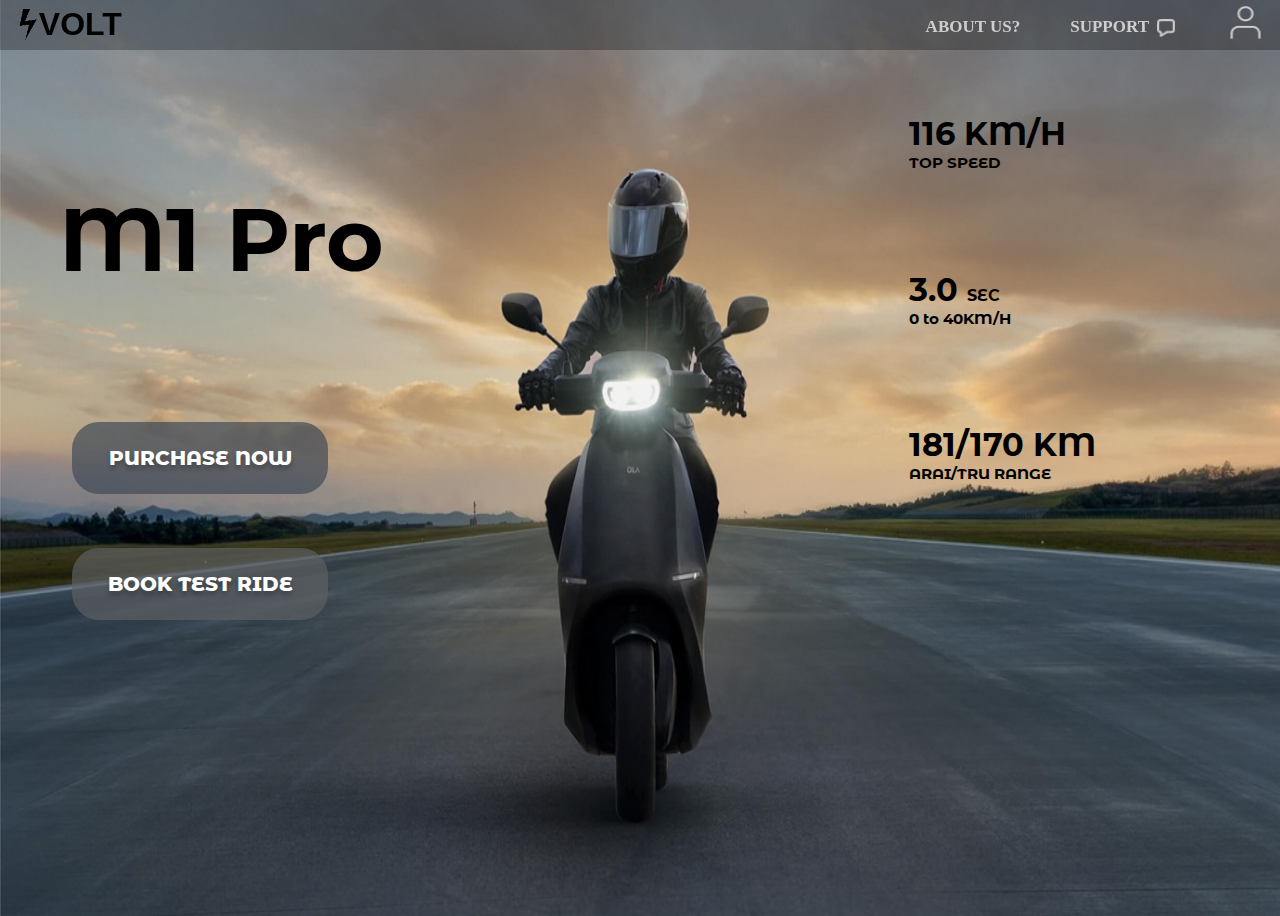
<file: index.html>
<!DOCTYPE html>
<html lang="en">
<head>
    <meta charset="UTF-8">
    <meta http-equiv="X-UA-Compatible" content="IE=edge">
    <meta name="viewport" content="width=device-width, initial-scale=1.0">
    <title>VOLT</title>
    <link rel="stylesheet" href="styles/Home.css">
    <link rel="preconnect" href="https://fonts.googleapis.com">
<link rel="preconnect" href="https://fonts.gstatic.com" crossorigin>
<link href="https://fonts.googleapis.com/css2?family=Montserrat+Alternates:ital,wght@0,600;0,700;0,800;1,500;1,600;1,700;1,800&display=swap" rel="stylesheet">
    <link rel="icon" href="Images/volt-removebg-preview.png">
</head>
<body>
    <header class="nav">
        
        <div class="logo">
            <img class="volt" src="Images/volt-removebg-preview.png">
            <p class="text">VOLT</p>
        </div>      
        <div class="right-section">
            <a href="about_us.html">
               
                    <p class="same">ABOUT US?</p>
                
            </a>
            <a href="support.html">
                <div class="support">
                    <p class="same1">SUPPORT</p>
                    <img class="sup-img" src="Images/support.png">
                </div>
            </a>
            <a href="login.html">
                <div class="acc">
                    <a href="login_page.html"><img class="acc-img" src="Images/user.png"></a>
                </div>
            </a>
        </div>
    </header>
    <main class="main">
        <div class="left-side">
            <div class="name">
                <p>M1 Pro</p>
            </div>
            <div>
               <button class="pur"><span class="pur-text"> <a href="purchase.html">PURCHASE NOW</a></span></button>
            </div>
            <div>
                <button class="book"><span class="pur-text"><a href="schedule.html">BOOK TEST RIDE</a></span></button>
            </div>
        </div>
        <div class="right-side">
            <div class="spec a">
                <span class="v">116 KM/H</span><br>
                <span class="k">TOP SPEED</span>
            </div>
            <div class="spec b">
                <span class="v">3.0 <span class="sec">SEC</span></span><br>
                <span class="k">0 to 40KM/H</span>
            </div>
            <div class="spec c">
                <span class="v">181/170 KM</span><br>
                <span class="k">ARAI/TRU RANGE</span>
            </div>
        </div>
    </main>

    
</body>
</html>
</file>
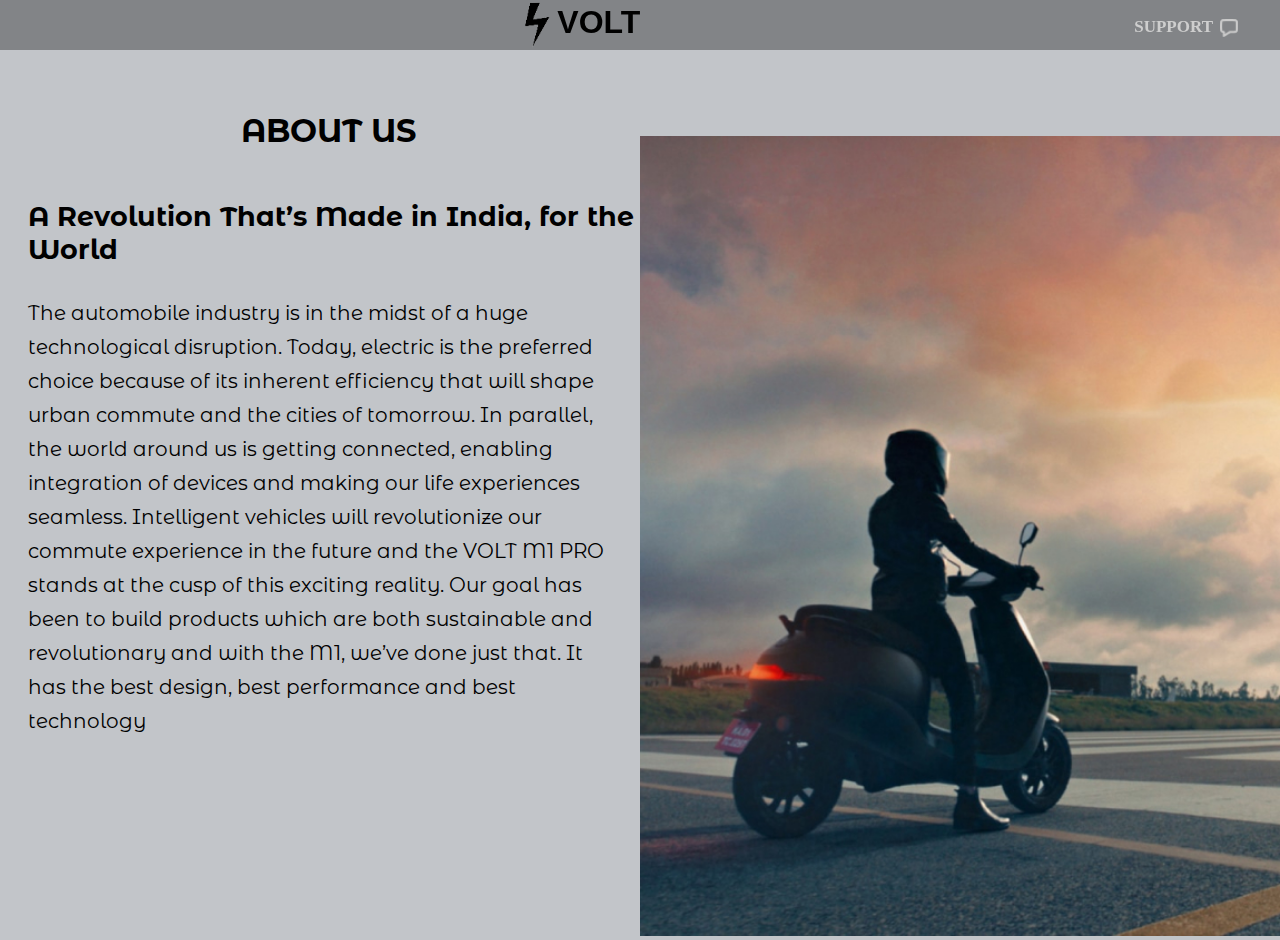
<file: about_us.html>
<!DOCTYPE html>
<html lang="en">
<head>
    <meta charset="UTF-8">
    <meta http-equiv="X-UA-Compatible" content="IE=edge">
    <meta name="viewport" content="width=device-width, initial-scale=1.0">
    <title>About VOLT</title>
    <link rel="preconnect" href="https://fonts.googleapis.com">
<link rel="preconnect" href="https://fonts.gstatic.com" crossorigin>
<link href="https://fonts.googleapis.com/css2?family=Montserrat+Alternates:ital,wght@0,600;0,700;0,800;1,500;1,600;1,700;1,800&display=swap" rel="stylesheet">
    <link rel="stylesheet" href="styles/abous_us.css">
    <link rel="icon" href="Images/volt-removebg-preview.png">
</head>
<body>
    <header class="nav">
        <a href="google.com">
            <a href="index.html">
                <div class="left-section">
                    <img class="volt" src="Images/volt-removebg-preview.png">
                    <p class="text">VOLT</p>
                </div>
        </a>
        <a href="support.html">
            <div class="right-section">
                <p class="sup-link">SUPPORT</p>
                <img class="sup-img" src="Images/support.png">
            </div>
        </a>
    </header>
        <div class="about_us">
            <div class="detail">
                <p class="head">ABOUT US<p>
                <p class="sub">A Revolution That’s Made in India, for the World<p>
                <p class="about">The automobile industry is in the midst of a huge technological disruption. Today, electric is the preferred choice because of its inherent efficiency that will shape urban commute and the cities of tomorrow. In parallel, the world around us is getting connected, enabling integration of devices and making our life experiences seamless. Intelligent vehicles will revolutionize our commute experience in the future and the VOLT M1 PRO stands at the cusp of this exciting reality. Our goal has been to build products which are both sustainable and revolutionary and with the M1, we’ve done just that. It has the best design, best performance and best technology</p>
            </div>
            <div class="img">
                <img src="Images/support1.jpg" class="bike" alt="man in bike">
            </div>
        </div>
</body>
</html>
</file>
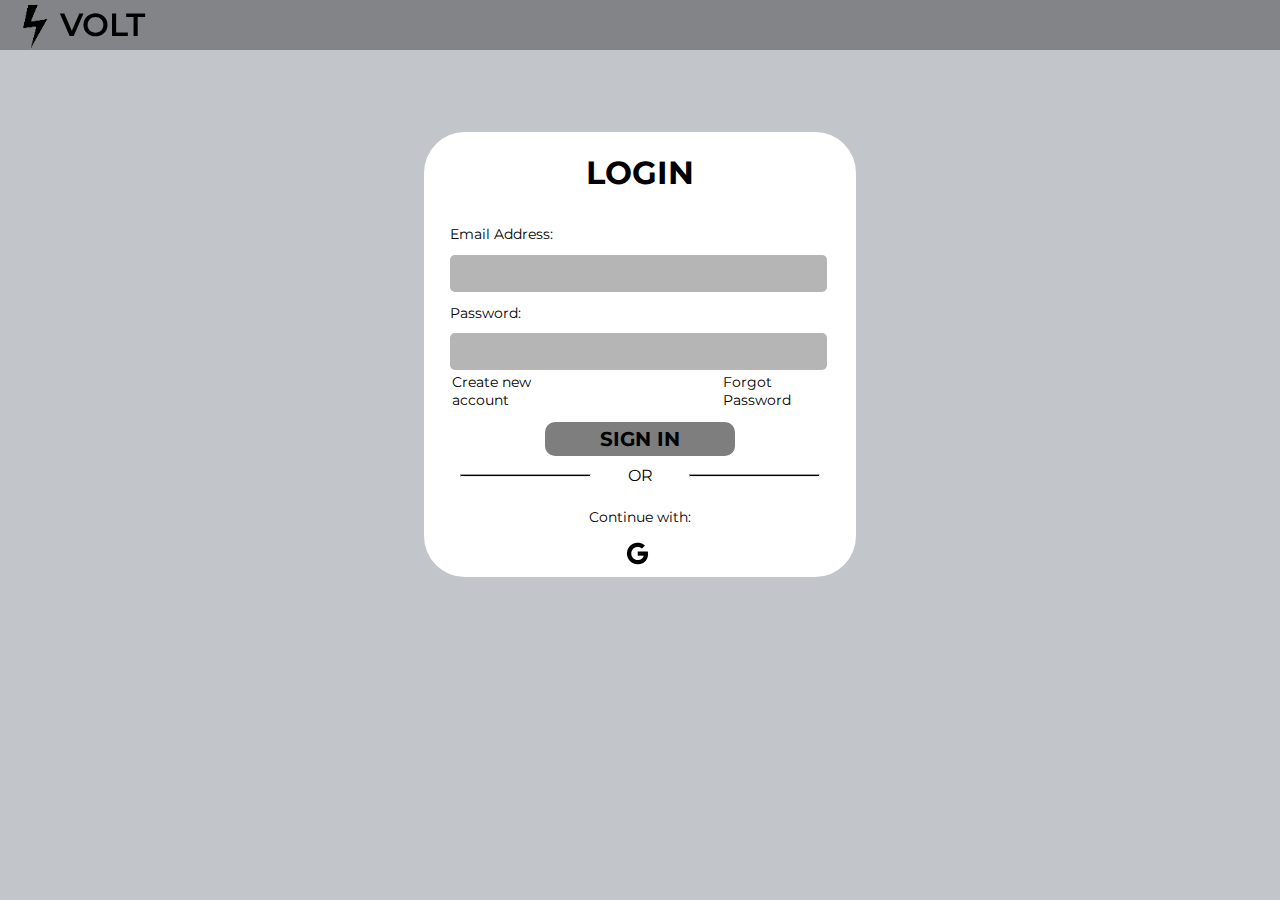
<file: login_page.html>
<!DOCTYPE html>
<html lang="en">
<head>
    <link rel="stylesheet" href="styles/login-styles.css">
    <meta charset="UTF-8">
    <meta http-equiv="X-UA-Compatible" content="IE=edge">
    <meta name="viewport" content="width=device-width, initial-scale=1.0">
    <title>Login Page</title>
</head>
<body>
  <header class="nav">
    <a href="index.html">
      <div class="logo">
        <img class="volt" src="Images/volt-removebg-preview.png">
        <p class="text">VOLT</p>
      </div> 
    </a>     
  </header>

  <main>
    <fieldset>
        <div class="box">
          <div class="description">
          <h1>LOGIN</h1>
          </div>

          <div class="inputs">
            <h2 class="link">Email Address:</h2><input type="email"   required>
            <h2 class="link">Password:</h2><input type="password" required >
            <div class="options">
              <h5 class="left"><a href="" target="_blank" class="link">Create new account</a></h5>
              <h5 class="right"><a href="" target="_blank" class="link">Forgot Password</a></h5>
            </div>
            <button class="sign-in">SIGN IN</button>
          </div>
        
          <div class="header">
            <hr class="heading"> OR <hr class="heading">
          </div>
          <h4 class="link">
            Continue with:
          </h4>
          <div class="soc">
            <a href="account.google.com" target="_blank"><img src="images/google.jpg" class="google" alt="google"></a>
          </div>
          
        
      </div>
    </fieldset>
  </main>
    
</body>
</html>
</file>
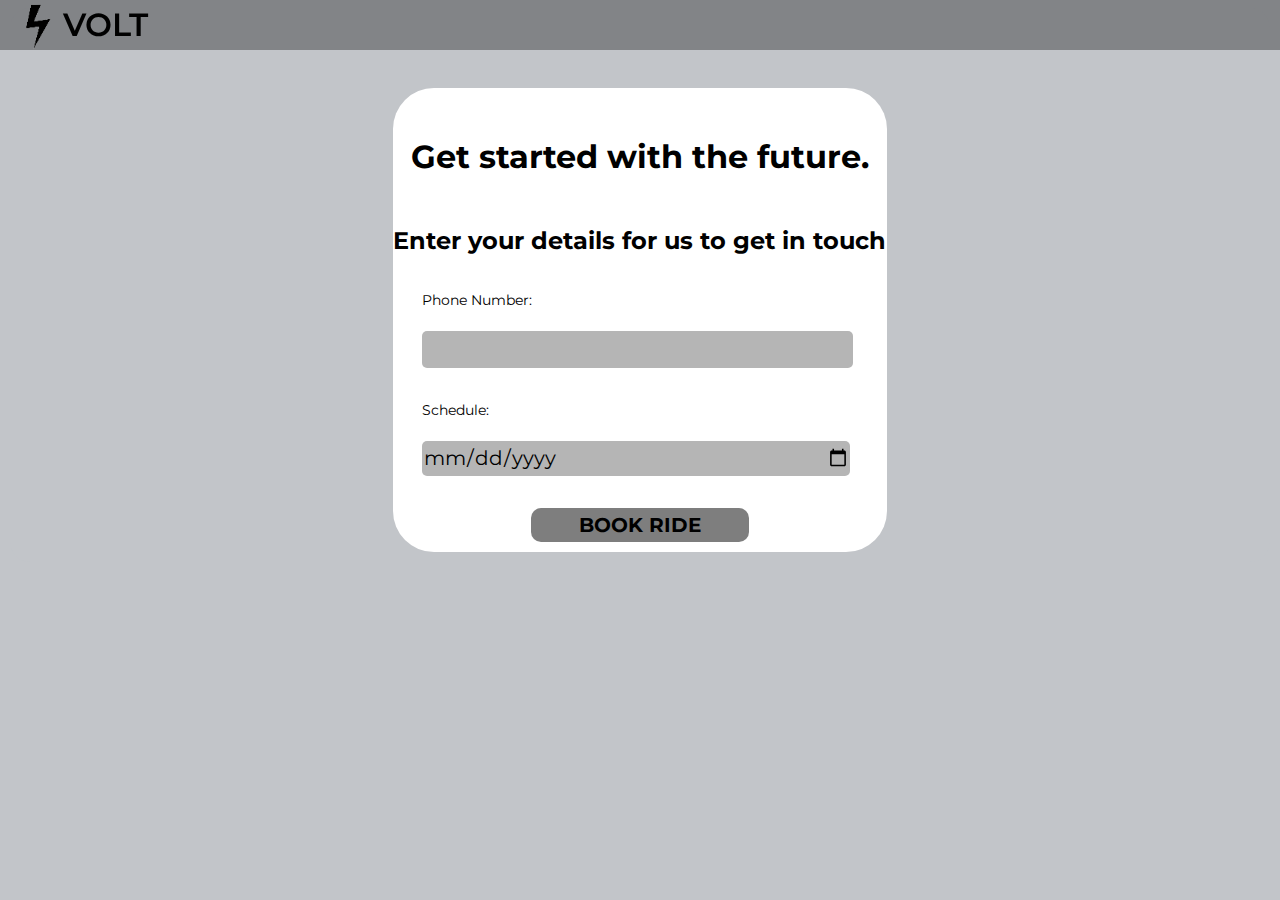
<file: schedule.html>
<!DOCTYPE html>
<html lang="en">
<head>
    <link rel="stylesheet" href="styles/schedu_styles.css">
    <meta charset="UTF-8">
    <meta http-equiv="X-UA-Compatible" content="IE=edge">
    <meta name="viewport" content="width=device-width, initial-scale=1.0">
    <title>Schedule Now!!!!!!</title>
</head>
<body>
  <header class="nav">
    <a href="index.html">
      <div class="logo">
        <img class="volt" src="Images/volt-removebg-preview.png">
        <p class="text">VOLT</p>
      </div>  
    </a>    
  </header>

  <main>
    <fieldset>
        <div class="box">
        <div class="description">
         <h1>Get started with the future.</h1>
         <h2>Enter your details for us to get in touch</h2>
        </div>

        <div class="inputs">
          <h2 class="link">Phone Number:</h2><input class="inp" type="number"required>
          <h2 class="link">Schedule:</h2><input class="inp" type="date" required >
          <button class="book-now">BOOK RIDE</button>
        </div>

        </div>
    </fieldset>
  </main>
    
</body>
</html>
</file>
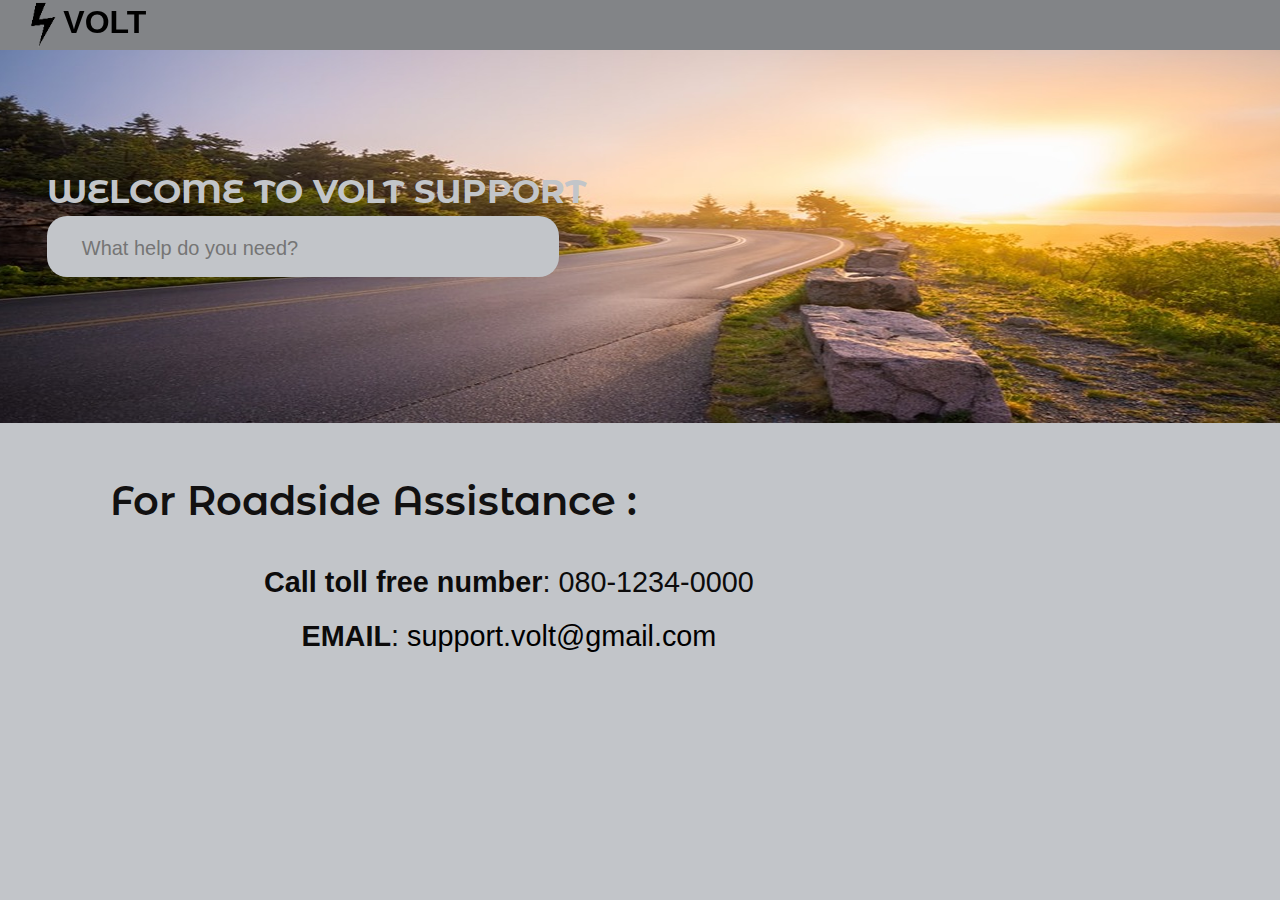
<file: support.html>
<!DOCTYPE html>
<html lang="en">
<head>
    <meta charset="UTF-8">
    <meta http-equiv="X-UA-Compatible" content="IE=edge">
    <meta name="viewport" content="width=device-width, initial-scale=1.0">
    <title>support</title>
    <link rel="stylesheet" href="styles/support.css">
    <link rel="icon" href="Images/volt-removebg-preview.png">
    <link rel="preconnect" href="https://fonts.googleapis.com">
<link rel="preconnect" href="https://fonts.gstatic.com" crossorigin>
<link href="https://fonts.googleapis.com/css2?family=Montserrat+Alternates:ital,wght@0,600;0,700;0,800;1,500;1,600;1,700;1,800&display=swap" rel="stylesheet">
<link rel="preconnect" href="https://fonts.googleapis.com">
<link rel="preconnect" href="https://fonts.gstatic.com" crossorigin>
<link rel="stylesheet" href="styles/abous_us.css">
    <link rel="icon" href="Images/volt-removebg-preview.png">
</head>
<body>
    <header class="nav">
        <a href="index.html">
            <div class="logo">
                <img class="volt" src="Images/volt-removebg-preview.png">
                <p class="text">VOLT</p>
            </div> 
        </a>     
    </header>
    <main class="main">
        <div class="bg">
                <div class="wel">
                    <p>WELCOME TO VOLT SUPPORT</p>
                </div>
                <div class="que">
                    <input type="search" placeholder="      What help do you need?" class="quer">
                </div>
        </div>
        <div class="assist">
            <div class="assis">
                 For Roadside Assistance :
            </div>
            <div class="no">
                <p><span>Call toll free number</span>: 080-1234-0000</p>
                <p><span>EMAIL</span>: <a href="mailto:support.volt@gmail.com" target="_blank">support.volt@gmail.com</a></p>
            </div>
        </div>
    </main>
</body>
</html>
</file>
<file: styles/Home.css>
body{
    background-image: url(./images/voltbike4.jpg);
    position: relative;
    width: 100vw;
    height: 100vh;
    overflow: hidden;
    background-repeat:no-repeat;
    background-size: 100% 100%;
}

.nav{
    background: rgba(0, 0, 0, 0.27);
    height: 50px;
    display: flex;
    flex-direction: row;
    justify-content: space-between;
    position: fixed;
    top: 0;
    left: 0;
    right: 0;
    z-index: 100;
}
.volt{ 
    margin-left: -10px;
    margin-top: 0px;
}
.text{
    font-family: sans-serif;
    font-style: normal;
    font-weight: 600;
    font-size: 32px;
    line-height: 39px;
    color: #000000;
    margin-left: -25px;
    margin-top: 5px;
}
.logo{
    display: flex;
}
.right-section{
    
    display: flex;
}



.same1,.same{
    margin-right: 50px;
    color: #CECECE;
    font-family: 'Montserrat';
    font-style: normal;
    font-weight: 700;
    font-size: 17px;
    
}
.same1{
    margin-right: 5%;
}
.same:hover{
    transform:scale(1.2);
    
}
.support:hover{
    transform:scale(1.2);
    
}
.acc-img:hover{
    transform:scale(1.2);
}
.support{
    display: flex;
}
.sup-img{
    width: 15%;
    height: 18px;
    margin-top: 19px;
    margin-right: 60px;
   
}
.acc-img{
    margin-right: 20px;
    margin-top: 5px;
    height: 70%;
    width: 70%;
}
.main{
    
    display: flex;
    flex-direction: row;
    align-items: center;
    justify-content: space-between;
}
.left-side{
    
        display: flex;
        flex-direction: column;
        margin-left: 68px;
        margin-top: 48%;
        
    
}
.name{
    position: absolute;

    left: 4%;
    top: 10%;

    font-family: 'Montserrat Alternates', sans-serif;
    font-style: normal;
    font-weight: 700;
    font-size: 550%;
   

    color: #000000;

}
.pur{
    position: absolute;
    width: 20%;
    height: 8%;
    left: 5%;
    top: 46%;
    border: none;
    background: rgba(60, 72, 86, 0.68);
    border-radius: 27px;

}
.pur:hover{
        cursor:pointer;
        background-color: black;
}
.book:hover{
    cursor:pointer;
    background-color: black;
}
.book{
    position: absolute;
    width: 20%;
    height: 8%;
    left: 5%;
    top: 60%;
    border: none;
    background: rgba(96, 97, 100, 0.67);
    border-radius: 27px
}
.pur-text{
    font-family: 'Montserrat Alternates', sans-serif;
    font-style: normal;
    font-weight: 800;
    font-size: 150%;
    color: rgba(255, 255, 252, 0.71);
    text-shadow: 0px 4px 4px rgba(0, 0, 0, 0.25);
    
}

a{
    text-decoration: none;
    color: white;
}
.v{
    font-family: 'Montserrat Alternates', sans-serif;
    font-style: normal;
    font-weight: 700;
    font-size: 200%;
    color: #000000;
}
  
.k{
    font-family: 'Montserrat Alternates', sans-serif;
    font-style: normal;
    font-weight: 700;
    font-size: 95%;
    color: #000000;

}
.spec{
    margin-bottom: 52%;
}
.right-side{
    margin-top: 5%;
    margin-right: 15%;
    display: flex;
    flex-direction: column;
}
.sec{
    font-family: 'Montserrat Alternates', sans-serif;
    font-style: normal;
    font-weight: 700;
    font-size: 50%;
    color: #000000;
}

@media only screen and (max-width:820px) {
    body{
        background-image: url(./images/voltbike\(820\).jpg);
    }
    .nav{
        width: 100%;
    }
    .main{
        margin-top: 10%;
    }
    .name{
       
        font-size: 450%;
    }
    .pur{
        width: 30%;
    }
    .book{
        width: 30%;
    }
    .right-side{
        margin-top: 30%;
        margin-right: 2%;
        font-size: 130%;
    }
}   
@media only screen and (max-width:415px){
    body{
        background-image: url(./images/voltbike\(400\).jpg);
        background-size: 100%;
    }.logo{
        width: 10%;
    }
    .sup-img{
        display: none;
    }
    .same{
        margin-left: 35%;
        margin-top: 5%;
    }
    .same1{
        margin-left: -19%;
    }
    .name{
        font-size: 300%;
        margin-top: -30%;
        margin-left: 23%;

    }
    .pur{
        margin-top: -70%;
        width: 40%;
    }
    .book{
        margin-top: -100%;
        margin-left: 50%;
        width: 40%;
    }
    .right-side{
        display: flex;
        flex-direction: row;
        margin-top: 130%;
        justify-content: space-evenly;
        margin-right: 7%;
    }
    .v,.k,.sec{
        color: white;
    }
    .a{
        margin-left: -15%;
    }
    .v{
        font-size: 180%;
        width: 100%;
        
    }
    .k{
        font-size: 15px;        
    }
    .spec{
        margin-right: 13%;
    }
}
</file>
<file: styles/abous_us.css>
*{
    box-sizing: border-size;
}
    
body{
    background-color: #C2C5C9;
    
   
}
.detail{
    width: 50%;
}
.head{
    display: flex;
    justify-content: center;
    font-size: 32px;
    font-weight: bold;
    font-family: 'Montserrat Alternates', sans-serif;
    margin-top: 103px;
    margin-bottom: 50px;
}
.sub{
    font-family: 'EB Garamond', serif;
    font-family: 'IBM Plex Sans Hebrew', sans-serif;
    font-family: 'Montserrat Alternates', sans-serif;
    font-style: normal;
    font-weight: 700;
    font-size: 27px;
    line-height: 33px;
    color: #000000;
    margin-left: 20px;
}

.detail{
    position: absolute;
}

.about{
    width: 90%;
    font-family: 'Montserrat Alternates', sans-serif;
    font-size: 20px;
    line-height: 34px;
    color: #000000;
    margin-top: 30px;
    margin-left: 20px;
}
.img{
    position: absolute;
    right: 0;
    width: 50%;
}
.bike{
    margin-top: 20%;
    width: 100%;
}
a{
    text-decoration: none;
}

.nav{
    background: rgba(0, 0, 0, 0.33);
    height: 50px;
    display: flex;
    flex-direction: row;
    justify-content: space-between;
    position: fixed;
    top: 0;
    left: 0;
    right: 0;
    z-index: 100;
    
}
.left-section{
    display: flex;
    left: 0;
}
.volt{
    width: 100%;
    height: 70px;
    margin-left: -10px;
    margin-top: -10px;
}

.text{
    font-family: 'Russo One', sans-serif;
    font-style: normal;
    font-weight: 600;
    font-size: 32px;
    line-height: 39px;
    color: #000000;
    margin-left: -30px;
    margin-top: 3px;
    text-decoration:none;
}
.right-section{
   display: flex;   
}
.right-section:hover{
    transform: scale(1.2);
}
.sup-link{
    color: #CECECE;
    margin-right: 7px;
    font-family: 'Montserrat';
    font-style: normal;
    font-weight: 700;
    font-size: 17px;
}
.sup-img{
    width: 15%;
    height: 18px;
    margin-top: 19px;
    margin-right: 42px;
}
@media only screen and (max-width: 820px){
    .bike{
    margin-top: 60%;
    width: 100%;
    height: 50%;
   }
}
@media only screen and (max-width: 415px){
    .bike{
        display: none;
    }
    .detail{
        width: 100%;
    }
}
</file>
<file: styles/login-styles.css>
@import url('https://fonts.googleapis.com/css2?family=Montserrat:wght@400;700&display=swap');
.montserrat {
font-family: 'Montserrat', sans-serif;
}

*
{
    font-family:Montserrat;
}
a
{
    color:black;
    text-decoration:none;
}
.nav{
    background: rgba(0, 0, 0, 0.33);
    height: 50px;
    display: flex;
    flex-direction: row;
    justify-content: space-between;
    position: fixed;
    top: 0;
    left: 0;
    right: 0;
    z-index: 100;
}
.volt{ 
    margin-left: -18px;
    margin-top: -8px;
    width: 100%;
    height: 70px;
}
.logo{
    display: flex;

}
.text{
    font-family: 'Montserrat';
    font-style: normal;
    font-weight: 600;
    font-size: 32px;
    line-height: 39px;
    color: #000000;
    margin-left: -25px;
    margin-top: 5px;
}
body
{
    background-color:#C2C5C9;
}
fieldset
{   
    margin-top: 8%;
    display: flex;
    justify-content: center;
    align-items: center;
    background: #C2C5C9;
    border-radius: 20px; 
    border:none;
    
    
}
.box
{
    display:flex;
    flex-direction: column;
    overflow: hidden;
    background-color: white;
    border-radius: 41px;
    width: 35%;
}


.description
{
    text-align:center;
}

.sign-in
{
    border: none;
    background-color: #7E7E7E;
    padding: 5px;
    margin: 10px 0px;
    color: black;
    font-size: 20px;
    width: 50%;
    margin-left: 25%;
    border-radius: 10px;
    font-weight: bold;
}
.sign-in:hover{
    cursor:pointer;
    background-color: black;
    color:white;
    font-weight: bold;
}
.inputs
{
  display:flex;
  flex-direction: column;
  align-items: left;
  margin: 0% 6%;
}
.inputs input:click
{
  display:flex;
  flex-direction: column;
  align-items: left;
  margin: 0% 6%;
}

input{
    border-radius:5px;
    width:98%;
    height:35px;
    background-color: #B5B5B5;
    border: none;
    font-size: 20px;
}

.options
{
    display:flex;
    padding-left:24px;
   
}
.link
{
   font-family: 'Montserrat';
   font-style: normal;
   font-weight: 400;
   font-size: 14px;
  
}
h5{
    font-size: 10%;
}
.left
{
    margin-left: -6%;
}
.right
{
    margin-left: 41%;
}
.header
{
    display: flex;

}
.heading
{
    width:30%;
    height:1px;
    background-color: black;
    
}
h4{
    text-align: center;
    margin-bottom: 2%;
    padding-top: 1%;
}



.google{
    margin-left: 45%;
}
.google:hover{
    transform: scale(1.5);
}
main{
    margin-top: 10%;
}
    
@media only screen and (max-width: 821px){
    .box{
        margin-top: 30%;
        width: 70%;
    }
}
@media only screen and (max-width: 416px){
    .box{
        width: 350px;
        margin-left: 0;
    }
    .heading{
        width: 200px;
    }
}
</file>
<file: styles/schedu_styles.css>
@import url('https://fonts.googleapis.com/css2?family=Montserrat:wght@400;700&display=swap');
.montserrat {
font-family: 'Montserrat', sans-serif;
}

*
{
    font-family:Montserrat;
}
a
{
    color:black;
    text-decoration:none;
}
.nav{
    background: rgba(0, 0, 0, 0.33);
    height: 50px;
    display: flex;
    flex-direction: row;
    justify-content: space-between;
    position: fixed;
    top: 0;
    left: 0;
    right: 0;
    z-index: 100;
}
.volt{ 
    margin-left: -15px;
    margin-top: -8px;
    width: 100%;
    height: 70px;
}
.logo{
    display: flex;

}
.text{
    font-family: 'Montserrat';
    font-style: normal;
    font-weight: 600;
    font-size: 32px;
    line-height: 39px;
    color: #000000;
    margin-left: -25px;
    margin-top: 5px;
}

body
{
    background-color:#C2C5C9;
}
fieldset
{  
    display: flex;
    justify-content: center;
    align-items: center;
    background: #C2C5C9;
    border-radius: 20px; 
    border:none;
}
.box
{
    display:flex;
    flex-direction: column;
    overflow: hidden;
    background-color: white;
    border-radius: 41px;
    width: 40%;
    margin-top: 6%;
}


.description
{
    text-align:center;
}

.book-now
{
    border: none;
    background-color: #7E7E7E;
    padding: 5px;
    margin: 10px 0px;
    color: black;
    font-size: 20px;
    width: 50%;
    margin-left: 25%;
    border-radius: 10px;
    font-weight: bold;
    overflow: hidden;
}
.book-now:hover{
    cursor:pointer;
    background-color: black;
    color:white;
    font-weight: bold;
}
.inputs
{
  display:flex;
  flex-direction: column;
  align-items: left;
  margin: 0% 6%;
}
.inputs input:click
{
  display:flex;
  flex-direction: column;
  align-items: left;
  margin: 0% 6%;
}

input{
    border-radius:5px;
    width:98%;
    height:35px;
    background-color: #B5B5B5;
    border: none;
    font-size: 20px;
}


.link
{
   font-family: 'Montserrat';
   font-style: normal;
   font-weight: 400;
   font-size: 14px;
   margin-bottom: 5%;
}

h1{
    margin-top: 10%;
    margin-bottom: 10%;
}
h2{
    margin-bottom: 5%;;
}
.inp{
    margin-bottom: 5%;
}
@media only screen and (max-width: 821px){
    .box{
        width: 70%;
        margin-top: 30%;
    }

}
@media only screen and (max-width: 420px){
    .box{
        width: 100%;
    }
}
</file>
<file: styles/support.css>
body{
    background-color: #C2C5C9;
    overflow:hidden;
}
.nav{
    background: rgba(0, 0, 0, 0.33);
    height: 50px;
    display: flex;
    flex-direction: row;
    justify-content: space-between;
    position: fixed;
    top: 0;
    left: 0;
    right: 0;
    z-index: 100;
}
.volt{ 
    margin-left: -10px;
    margin-top: 0px;
}
.logo{
    display: flex;

}
.text{
    font-family: 'Montserrat Alternates', sans-serif;
    font-style: normal;
    font-weight: 600;
    font-size: 32px;
    line-height: 39px;
    color: #000000;
    margin-left: -25px;
    margin-top: 5px;
}

.bg{
    background-image:url(./images/bg312.jpg);
    width: 102%;
    height: 373px;
    margin-top: 50px;
    margin-left: -1%;
    background-repeat: no-repeat;
    display: flex;
    flex-direction: column;
}
.wel p{
    width: 100%;
    z-index: 10;
    position: absolute;
    margin-left: 4%;
    margin-top: 9.5%;
    font-family: 'Montserrat Alternates', sans-serif;
    font-style: normal;
    font-weight: 700;
    font-size: 210%;
    line-height: 37px;
    color: #C2C5C9; 
    margin-bottom: 30px;    
}

.quer{
    position: absolute;
    width: 40%;
    height: 61px;
    margin-left: 4%;
    margin-top: 13%;
    background: #C2C5C9;
    border-radius: 20px;
    border: none;
    font-size: 156%;
  
}

.quer::placeholder{
    font-size:80%;
}
.quer:hover{
    cursor: pointer;
    background-color: white;
}

.assis{
    position: absolute;
    
    font-family: 'Montserrat Alternates', sans-serif;
    font-style: normal;
    font-weight: 600;
    font-size: 250%;
    line-height: 39px;
    text-align: center;
    margin-top: 4.5%;
    margin-left: 8%;
    color: #121111;
    border-color: #000000;
    border-width: 10px;;

}
.no{
    position: absolute;
    display: flex;
    flex-direction: column;
    margin-top: 9%;
    margin-left: 20%;
    font-family: 'Ubuntu', sans-serif;
    font-weight: 500;
    font-size: 180%;
    line-height: 30px;
    text-align: center;
    color: #0C0B0B;
}
span{
    font-weight: bold;
    
}
a{
    text-decoration: none;
    color: black;
}
a:hover{
    font-weight: bold;
}
.no p{
    margin-bottom: -5px;
}

@media only screen and (max-width: 821px) {
  .wel p{
    font-size: 150%;
  }
  .assist{
    margin-top: 10%;
    margin-left: -20%;
  }
  .assis{
    width: 100%;
    margin-bottom: 40px;
  }
}
@media only screen and (max-width: 415px){
    .bg{
        width: 102%;
    }
    .wel{
        margin-top: 60px;
    }
    .que{
        margin-top: 30px;
    }
    .quer{
        width: 80%;
    }
    .assis{
        font-size: 180%;
    }
    .no{
        font-size: 140%;
        margin-top: 15%;
    }
}
</file>
